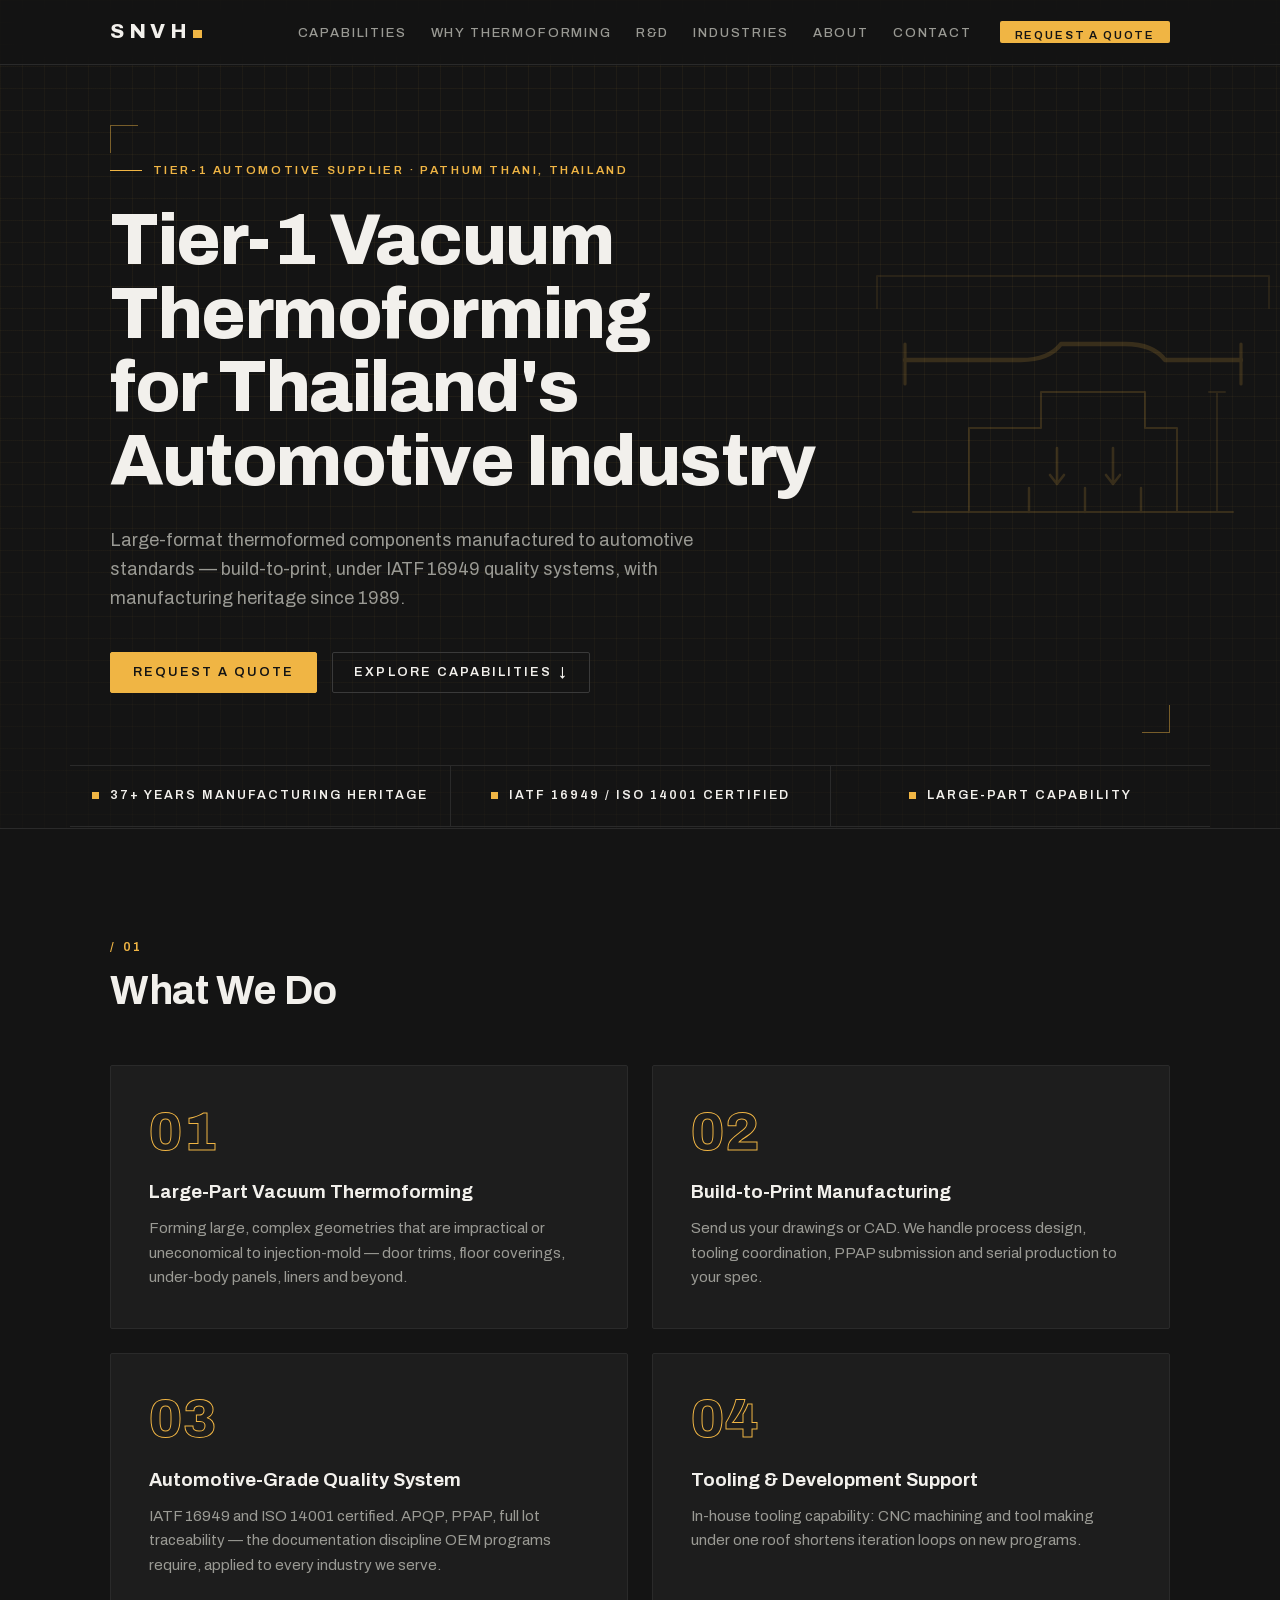
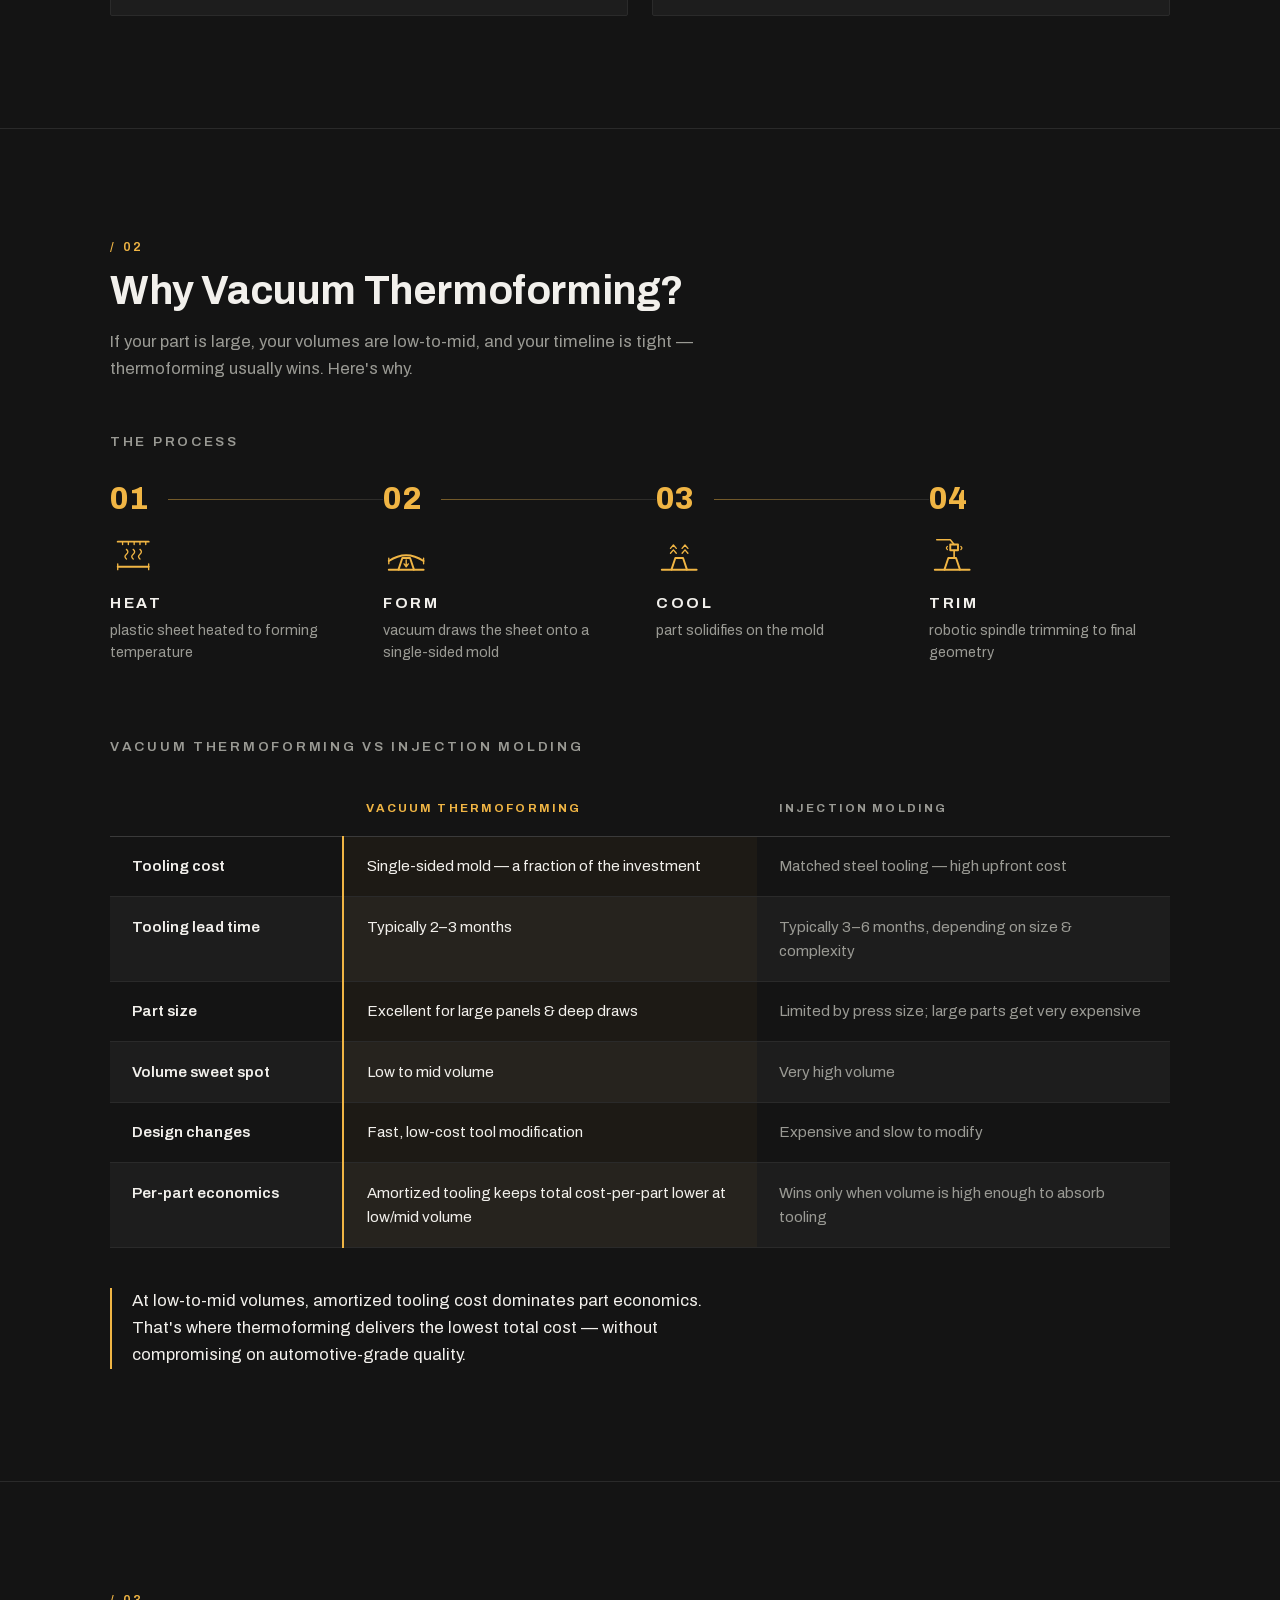
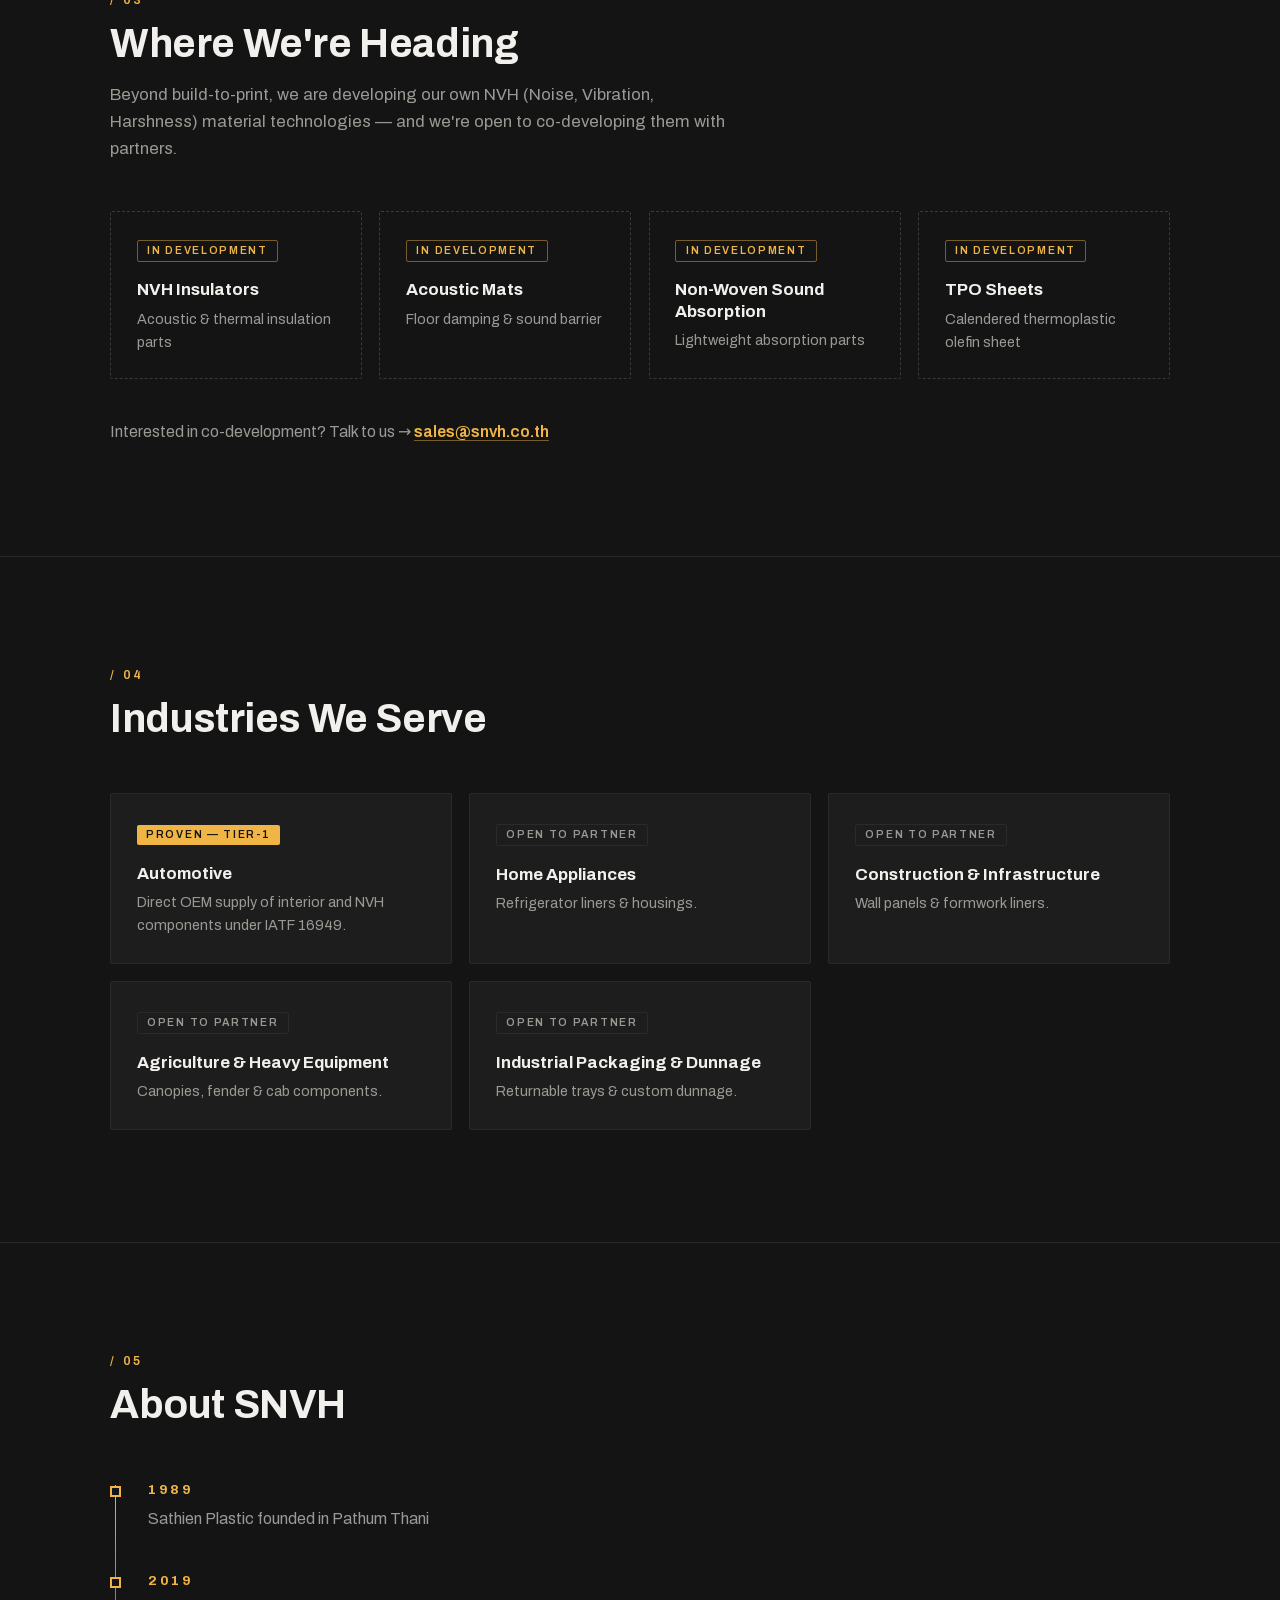
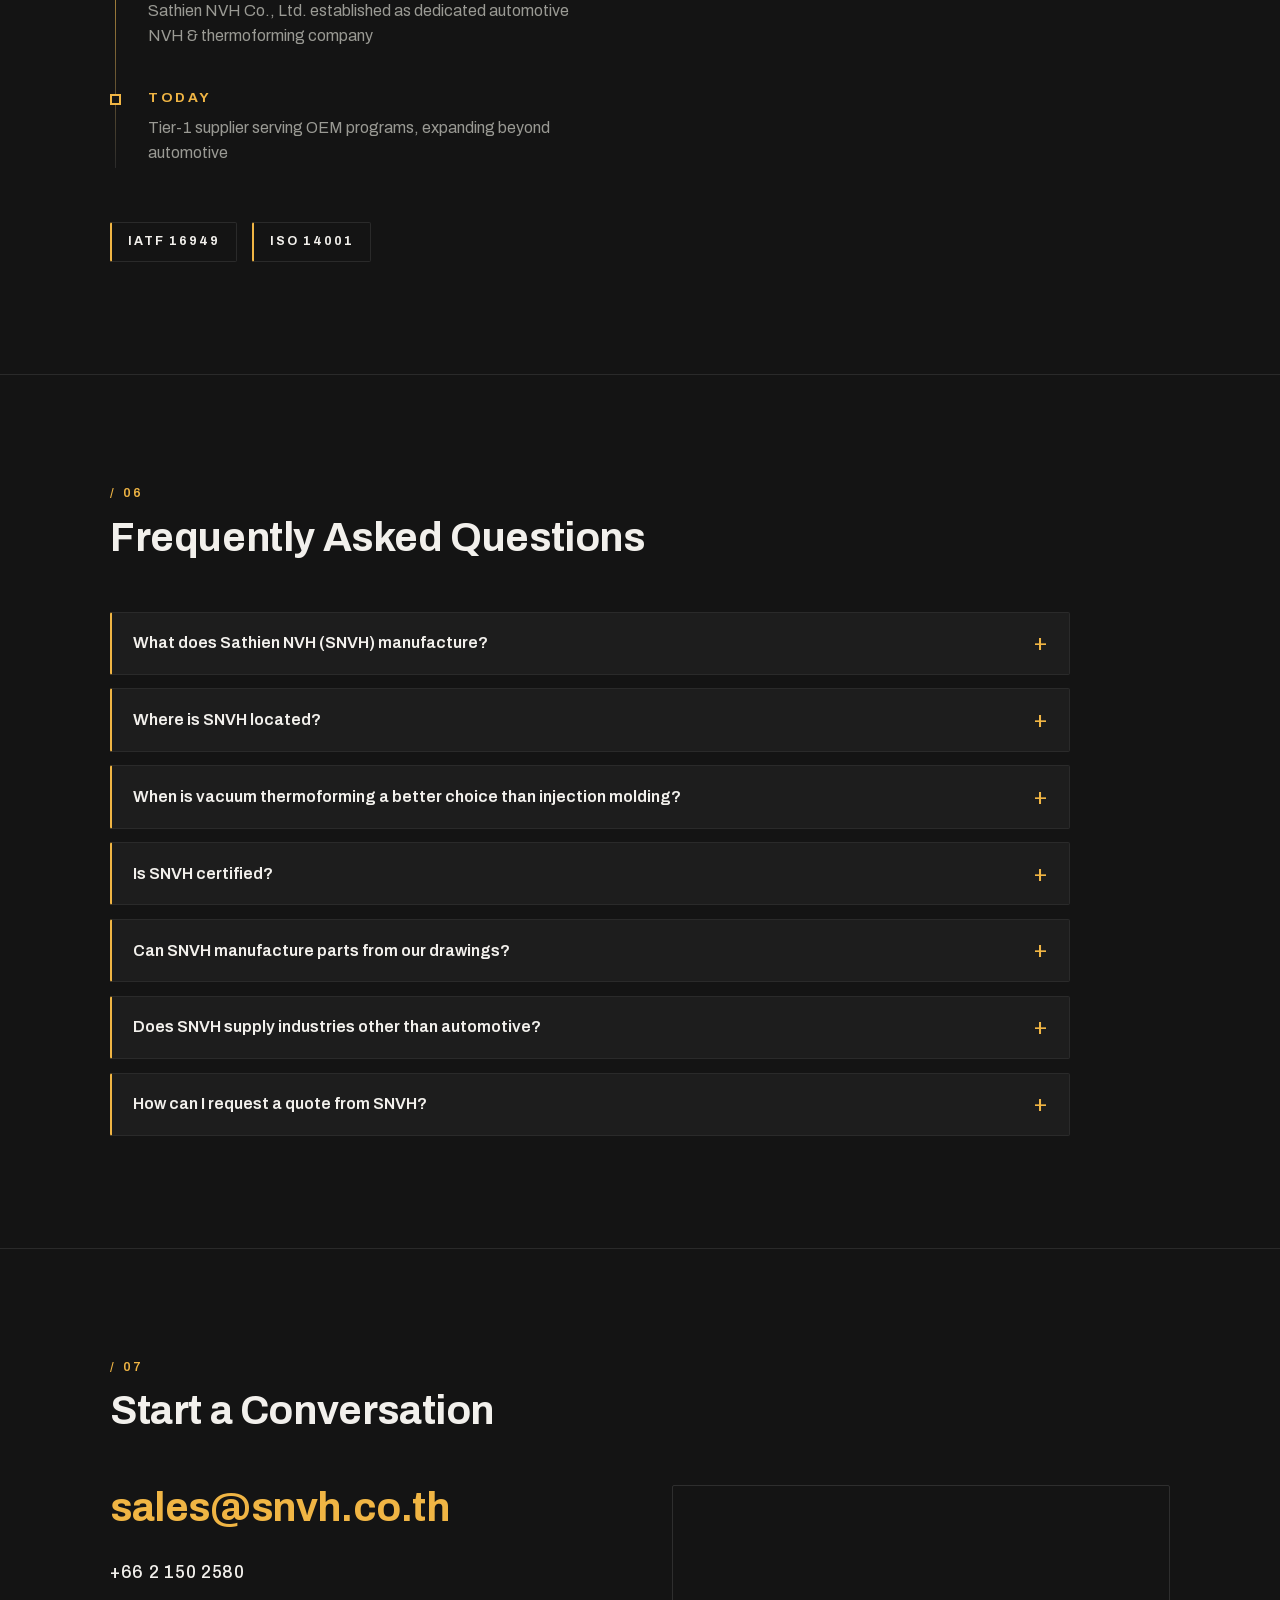
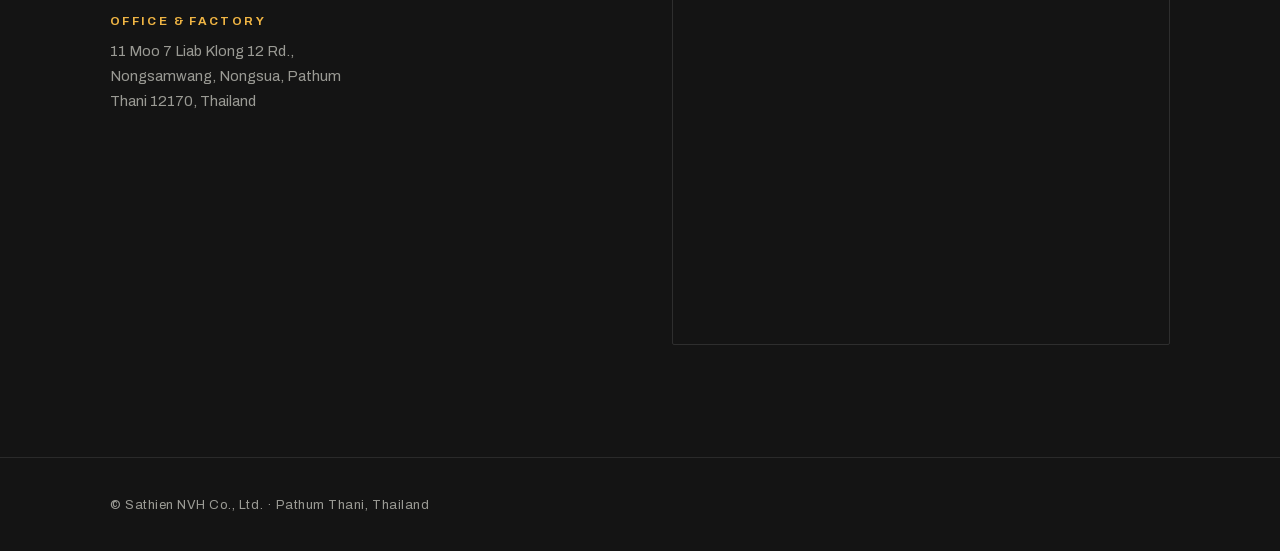
<file: index.html>
<!DOCTYPE html>
<html lang="en">
<head>
  <meta charset="UTF-8">
  <!-- Gate class added pre-CSS so first paint matches JS-enabled layout (prevents CLS); no-JS browsers skip it and get the static fallback -->
  <script>document.documentElement.classList.add('js-enabled');</script>
  <meta name="viewport" content="width=device-width, initial-scale=1.0">
  <title>SNVH — Tier-1 Vacuum Thermoforming Supplier, Thailand</title>
  <meta name="description" content="Tier-1 vacuum thermoforming supplier for Thailand's automotive industry. Large-part thermoforming, build-to-print, IATF 16949 certified. Pathum Thani, Thailand.">
  <link rel="canonical" href="https://snvh.co.th/">
  <meta name="theme-color" content="#141414">
  <meta property="og:title" content="SNVH — Tier-1 Vacuum Thermoforming Supplier, Thailand">
  <meta property="og:description" content="Tier-1 vacuum thermoforming supplier for Thailand's automotive industry. Large-part thermoforming, build-to-print, IATF 16949 certified. Pathum Thani, Thailand.">
  <meta property="og:type" content="website">
  <meta property="og:url" content="https://snvh.co.th/">
  <link rel="preload" href="assets/fonts/archivo-latin.woff2" as="font" type="font/woff2" crossorigin>
  <link rel="stylesheet" href="css/style.css">
  <script defer src="js/script.js"></script>
  <script type="application/ld+json">
  {
    "@context": "https://schema.org",
    "@type": "Organization",
    "name": "Sathien NVH Co., Ltd.",
    "alternateName": "SNVH",
    "url": "https://snvh.co.th/",
    "email": "sales@snvh.co.th",
    "telephone": "+66-2-150-2580",
    "foundingDate": "2019",
    "slogan": "Tier-1 Vacuum Thermoforming for Thailand's Automotive Industry",
    "description": "Sathien NVH (SNVH) is a Tier-1 automotive supplier in Pathum Thani, Thailand, specializing in large-format vacuum thermoforming and build-to-print manufacturing under IATF 16949 and ISO 14001 quality systems.",
    "knowsAbout": ["Vacuum thermoforming", "Large-part thermoforming", "Build-to-print manufacturing", "Automotive NVH components", "TPO sheet", "Acoustic insulation"],
    "areaServed": "TH",
    "sameAs": ["https://maps.app.goo.gl/vZbBQmWaZUbDWQv88"],
    "address": {
      "@type": "PostalAddress",
      "streetAddress": "11 Moo 7 Liab Klong 12 Rd., Nongsamwang",
      "addressLocality": "Nongsua",
      "addressRegion": "Pathum Thani",
      "postalCode": "12170",
      "addressCountry": "TH"
    },
    "geo": {
      "@type": "GeoCoordinates",
      "latitude": 14.1474591,
      "longitude": 100.8706657
    }
  }
  </script>
  <script type="application/ld+json">
  {
    "@context": "https://schema.org",
    "@type": "FAQPage",
    "mainEntity": [
      {
        "@type": "Question",
        "name": "What does Sathien NVH (SNVH) manufacture?",
        "acceptedAnswer": {
          "@type": "Answer",
          "text": "SNVH is a Tier-1 automotive supplier specializing in large-format vacuum thermoforming — producing thermoformed interior and NVH components on a build-to-print basis under IATF 16949 quality systems."
        }
      },
      {
        "@type": "Question",
        "name": "Where is SNVH located?",
        "acceptedAnswer": {
          "@type": "Answer",
          "text": "SNVH operates from Nong Suea, Pathum Thani, Thailand, on Liab Klong 12 Road — north of Bangkok, within Thailand's automotive manufacturing cluster."
        }
      },
      {
        "@type": "Question",
        "name": "When is vacuum thermoforming a better choice than injection molding?",
        "acceptedAnswer": {
          "@type": "Answer",
          "text": "Vacuum thermoforming is usually the better choice for large parts at low-to-mid volumes. Its single-sided tooling costs far less and is ready in about 2–3 months, versus 3–6 months for injection tooling, so amortized tooling keeps the total cost-per-part lower at those volumes."
        }
      },
      {
        "@type": "Question",
        "name": "Is SNVH certified?",
        "acceptedAnswer": {
          "@type": "Answer",
          "text": "Yes. SNVH is certified to IATF 16949 for automotive quality management and ISO 14001 for environmental management."
        }
      },
      {
        "@type": "Question",
        "name": "Can SNVH manufacture parts from our drawings?",
        "acceptedAnswer": {
          "@type": "Answer",
          "text": "Yes. SNVH works build-to-print — send drawings or CAD and SNVH handles process design, tooling coordination, PPAP submission and serial production to your specification."
        }
      },
      {
        "@type": "Question",
        "name": "Does SNVH supply industries other than automotive?",
        "acceptedAnswer": {
          "@type": "Answer",
          "text": "Yes. While automotive is SNVH's proven Tier-1 base, the same thermoforming and quality capabilities are open to home appliances, construction, agriculture and industrial packaging."
        }
      },
      {
        "@type": "Question",
        "name": "How can I request a quote from SNVH?",
        "acceptedAnswer": {
          "@type": "Answer",
          "text": "Email sales@snvh.co.th with your part drawings, target volumes and timeline, and the SNVH team will respond with a quotation."
        }
      }
    ]
  }
  </script>
</head>
<body>

  <a class="skip-link" href="#top">Skip to main content</a>

  <header class="site-header">
    <nav class="site-nav" aria-label="Main navigation">
      <a class="nav-logo" href="#top">SNVH</a>
      <button class="nav-toggle" type="button" aria-expanded="false" aria-controls="nav-menu" aria-label="Toggle navigation menu">
        <span class="nav-toggle-bar"></span>
        <span class="nav-toggle-bar"></span>
        <span class="nav-toggle-bar"></span>
      </button>
      <div class="nav-menu" id="nav-menu">
        <ul class="nav-links">
          <li><a class="nav-link" href="#capabilities">Capabilities</a></li>
          <li><a class="nav-link" href="#why-thermoforming">Why Thermoforming</a></li>
          <li><a class="nav-link" href="#rd-direction">R&amp;D</a></li>
          <li><a class="nav-link" href="#industries">Industries</a></li>
          <li><a class="nav-link" href="#about">About</a></li>
          <li><a class="nav-link" href="#contact">Contact</a></li>
        </ul>
        <a class="nav-cta btn btn-primary" href="mailto:sales@snvh.co.th">Request a quote</a>
      </div>
    </nav>
  </header>

  <main id="top" tabindex="-1">

    <!-- Hero -->
    <section class="hero">
      <svg class="hero-figure" viewBox="0 0 220 170" aria-hidden="true">
        <!-- datum frame -->
        <path d="M12 16 H208 M12 16 V32 M208 16 V32" stroke-width="1" opacity="0.6"/>
        <!-- thermoplastic sheet, clamped and draped over the mold -->
        <path d="M26 58 H84 Q98 58 104 50 H136 Q150 50 156 58 H194" stroke-width="2.2"/>
        <path d="M26 50 V70 M194 50 V70" stroke-width="1.6"/>
        <!-- single-sided mold, stepped profile -->
        <path d="M58 134 V92 H94 V74 H146 V92 H162 V134"/>
        <!-- base plate -->
        <path d="M30 134 H190"/>
        <!-- vacuum ports through the mold -->
        <path d="M88 134 V122 M116 134 V122 M144 134 V122" stroke-width="1.2"/>
        <!-- evacuation arrows -->
        <path d="M102 102 V120 M102 120 l-3.5 -4.5 M102 120 l3.5 -4.5" stroke-width="1.3"/>
        <path d="M130 102 V120 M130 120 l-3.5 -4.5 M130 120 l3.5 -4.5" stroke-width="1.3"/>
        <!-- dimension line -->
        <path d="M182 74 V134 M178 74 H186 M178 134 H186" stroke-width="1" opacity="0.7"/>
      </svg>
      <div class="hero-inner">
        <p class="hero-eyebrow">Tier-1 automotive supplier &middot; Pathum Thani, Thailand</p>
        <h1 class="hero-title">Tier-1 Vacuum Thermoforming for Thailand's Automotive Industry</h1>
        <p class="hero-sub">Large-format thermoformed components manufactured to automotive standards &mdash; build-to-print, under IATF 16949 quality systems, with manufacturing heritage since 1989.</p>
        <div class="hero-ctas">
          <a class="btn btn-primary" href="mailto:sales@snvh.co.th">Request a quote</a>
          <a class="btn btn-secondary" href="#capabilities">Explore capabilities <span aria-hidden="true">&darr;</span></a>
        </div>
      </div>
      <ul class="stat-bar">
        <li class="stat-item">37+ years manufacturing heritage</li>
        <li class="stat-item">IATF 16949 / ISO 14001 certified</li>
        <li class="stat-item">Large-part capability</li>
      </ul>
    </section>

    <!-- Capabilities -->
    <section class="capabilities section" id="capabilities">
      <div class="section-inner">
        <h2 class="section-title">What We Do</h2>
        <div class="capability-grid">
          <article class="capability-card reveal">
            <span class="card-number" aria-hidden="true">01</span>
            <h3 class="card-title">Large-Part Vacuum Thermoforming</h3>
            <p class="card-text">Forming large, complex geometries that are impractical or uneconomical to injection-mold &mdash; door trims, floor coverings, under-body panels, liners and beyond.</p>
          </article>
          <article class="capability-card reveal">
            <span class="card-number" aria-hidden="true">02</span>
            <h3 class="card-title">Build-to-Print Manufacturing</h3>
            <p class="card-text">Send us your drawings or CAD. We handle process design, tooling coordination, PPAP submission and serial production to your spec.</p>
          </article>
          <article class="capability-card reveal">
            <span class="card-number" aria-hidden="true">03</span>
            <h3 class="card-title">Automotive-Grade Quality System</h3>
            <p class="card-text">IATF 16949 and ISO 14001 certified. APQP, PPAP, full lot traceability &mdash; the documentation discipline OEM programs require, applied to every industry we serve.</p>
          </article>
          <article class="capability-card reveal">
            <span class="card-number" aria-hidden="true">04</span>
            <h3 class="card-title">Tooling &amp; Development Support</h3>
            <p class="card-text">In-house tooling capability: CNC machining and tool making under one roof shortens iteration loops on new programs.</p>
          </article>
        </div>
      </div>
    </section>

    <!-- Why Vacuum Thermoforming -->
    <section class="why-thermoforming section" id="why-thermoforming">
      <div class="section-inner">
        <h2 class="section-title">Why Vacuum Thermoforming?</h2>
        <p class="section-intro">If your part is large, your volumes are low-to-mid, and your timeline is tight &mdash; thermoforming usually wins. Here's why.</p>

        <h3 class="subsection-title">The Process</h3>
        <ol class="process-steps">
          <li class="process-step reveal">
            <svg class="process-icon" viewBox="0 0 48 48" aria-hidden="true">
              <path d="M8 11 H40"/>
              <path d="M13 11 V14 M19 11 V14 M25 11 V14 M31 11 V14 M37 11 V14" stroke-width="1.4"/>
              <path d="M17 19 q3 2.5 0 5 q-3 2.5 0 5" stroke-width="1.4"/>
              <path d="M24 19 q3 2.5 0 5 q-3 2.5 0 5" stroke-width="1.4"/>
              <path d="M31 19 q3 2.5 0 5 q-3 2.5 0 5" stroke-width="1.4"/>
              <path d="M8 37 H40"/>
              <path d="M8 34 V40 M40 34 V40" stroke-width="1.4"/>
            </svg>
            <span class="process-step-name">Heat</span>
            <span class="process-step-desc">plastic sheet heated to forming temperature</span>
          </li>
          <li class="process-step reveal">
            <svg class="process-icon" viewBox="0 0 48 48" aria-hidden="true">
              <path d="M6 40 H42"/>
              <path d="M16 40 L20 28 H28 L32 40"/>
              <path d="M6 31 Q24 19 42 31" stroke-width="2"/>
              <path d="M6 28 V34 M42 28 V34" stroke-width="1.4"/>
              <path d="M24 30 V37 M24 37 l-2.2 -3 M24 37 l2.2 -3" stroke-width="1.4"/>
            </svg>
            <span class="process-step-name">Form</span>
            <span class="process-step-desc">vacuum draws the sheet onto a single-sided mold</span>
          </li>
          <li class="process-step reveal">
            <svg class="process-icon" viewBox="0 0 48 48" aria-hidden="true">
              <path d="M6 40 H42"/>
              <path d="M16 40 L20 28 H28 L32 40"/>
              <path d="M15 23 l3 -3.5 l3 3.5 M15 18 l3 -3.5 l3 3.5" stroke-width="1.4"/>
              <path d="M27 23 l3 -3.5 l3 3.5 M27 18 l3 -3.5 l3 3.5" stroke-width="1.4"/>
            </svg>
            <span class="process-step-name">Cool</span>
            <span class="process-step-desc">part solidifies on the mold</span>
          </li>
          <li class="process-step reveal">
            <svg class="process-icon" viewBox="0 0 48 48" aria-hidden="true">
              <path d="M6 40 H42"/>
              <path d="M16 40 L20 28 H28 L32 40"/>
              <path d="M8 9 H22 L26 14" stroke-width="1.6"/>
              <path d="M22 14 H30 V20 H22 Z"/>
              <path d="M26 20 V27" stroke-width="1.7"/>
              <path d="M19 16 q-2 1.6 0 3.2" stroke-width="1.3"/>
              <path d="M33 16 q2 1.6 0 3.2" stroke-width="1.3"/>
            </svg>
            <span class="process-step-name">Trim</span>
            <span class="process-step-desc">robotic spindle trimming to final geometry</span>
          </li>
        </ol>

        <div class="compare-table-wrap reveal">
          <table class="compare-table">
            <caption class="compare-caption">Vacuum Thermoforming vs Injection Molding</caption>
            <thead>
              <tr>
                <th scope="col"><span class="visually-hidden">Criterion</span></th>
                <th scope="col">Vacuum Thermoforming</th>
                <th scope="col">Injection Molding</th>
              </tr>
            </thead>
            <tbody>
              <tr>
                <th scope="row">Tooling cost</th>
                <td data-label="Vacuum thermoforming">Single-sided mold &mdash; a fraction of the investment</td>
                <td data-label="Injection molding">Matched steel tooling &mdash; high upfront cost</td>
              </tr>
              <tr>
                <th scope="row">Tooling lead time</th>
                <td data-label="Vacuum thermoforming">Typically 2&ndash;3 months</td>
                <td data-label="Injection molding">Typically 3&ndash;6 months, depending on size &amp; complexity</td>
              </tr>
              <tr>
                <th scope="row">Part size</th>
                <td data-label="Vacuum thermoforming">Excellent for large panels &amp; deep draws</td>
                <td data-label="Injection molding">Limited by press size; large parts get very expensive</td>
              </tr>
              <tr>
                <th scope="row">Volume sweet spot</th>
                <td data-label="Vacuum thermoforming">Low to mid volume</td>
                <td data-label="Injection molding">Very high volume</td>
              </tr>
              <tr>
                <th scope="row">Design changes</th>
                <td data-label="Vacuum thermoforming">Fast, low-cost tool modification</td>
                <td data-label="Injection molding">Expensive and slow to modify</td>
              </tr>
              <tr>
                <th scope="row">Per-part economics</th>
                <td data-label="Vacuum thermoforming">Amortized tooling keeps total cost-per-part lower at low/mid volume</td>
                <td data-label="Injection molding">Wins only when volume is high enough to absorb tooling</td>
              </tr>
            </tbody>
          </table>
        </div>

        <p class="section-closing reveal">At low-to-mid volumes, amortized tooling cost dominates part economics. That's where thermoforming delivers the lowest total cost &mdash; without compromising on automotive-grade quality.</p>
      </div>
    </section>

    <!-- R&D Direction -->
    <section class="rd-direction section" id="rd-direction">
      <div class="section-inner">
        <h2 class="section-title">Where We're Heading</h2>
        <p class="section-intro">Beyond build-to-print, we are developing our own NVH (Noise, Vibration, Harshness) material technologies &mdash; and we're open to co-developing them with partners.</p>
        <div class="rd-grid">
          <article class="rd-card reveal">
            <span class="status-tag status-development">In development</span>
            <h3 class="card-title">NVH Insulators</h3>
            <p class="card-text">Acoustic &amp; thermal insulation parts</p>
          </article>
          <article class="rd-card reveal">
            <span class="status-tag status-development">In development</span>
            <h3 class="card-title">Acoustic Mats</h3>
            <p class="card-text">Floor damping &amp; sound barrier</p>
          </article>
          <article class="rd-card reveal">
            <span class="status-tag status-development">In development</span>
            <h3 class="card-title">Non-Woven Sound Absorption</h3>
            <p class="card-text">Lightweight absorption parts</p>
          </article>
          <article class="rd-card reveal">
            <span class="status-tag status-development">In development</span>
            <h3 class="card-title">TPO Sheets</h3>
            <p class="card-text">Calendered thermoplastic olefin sheet</p>
          </article>
        </div>
        <p class="rd-cta">Interested in co-development? Talk to us &rarr; <a class="rd-cta-link" href="mailto:sales@snvh.co.th">sales@snvh.co.th</a></p>
      </div>
    </section>

    <!-- Industries -->
    <section class="industries section" id="industries">
      <div class="section-inner">
        <h2 class="section-title">Industries We Serve</h2>
        <div class="industry-grid">
          <article class="industry-card reveal">
            <span class="status-tag status-proven">Proven &mdash; Tier-1</span>
            <h3 class="card-title">Automotive</h3>
            <p class="card-text">Direct OEM supply of interior and NVH components under IATF 16949.</p>
          </article>
          <article class="industry-card reveal">
            <span class="status-tag status-open">Open to partner</span>
            <h3 class="card-title">Home Appliances</h3>
            <p class="card-text">Refrigerator liners &amp; housings.</p>
          </article>
          <article class="industry-card reveal">
            <span class="status-tag status-open">Open to partner</span>
            <h3 class="card-title">Construction &amp; Infrastructure</h3>
            <p class="card-text">Wall panels &amp; formwork liners.</p>
          </article>
          <article class="industry-card reveal">
            <span class="status-tag status-open">Open to partner</span>
            <h3 class="card-title">Agriculture &amp; Heavy Equipment</h3>
            <p class="card-text">Canopies, fender &amp; cab components.</p>
          </article>
          <article class="industry-card reveal">
            <span class="status-tag status-open">Open to partner</span>
            <h3 class="card-title">Industrial Packaging &amp; Dunnage</h3>
            <p class="card-text">Returnable trays &amp; custom dunnage.</p>
          </article>
        </div>
      </div>
    </section>

    <!-- About -->
    <section class="about section" id="about">
      <div class="section-inner">
        <h2 class="section-title">About SNVH</h2>
        <ol class="timeline">
          <li class="timeline-node reveal">
            <span class="timeline-year">1989</span>
            <p class="timeline-text">Sathien Plastic founded in Pathum Thani</p>
          </li>
          <li class="timeline-node reveal">
            <span class="timeline-year">2019</span>
            <p class="timeline-text">Sathien NVH Co., Ltd. established as dedicated automotive NVH &amp; thermoforming company</p>
          </li>
          <li class="timeline-node reveal">
            <span class="timeline-year">Today</span>
            <p class="timeline-text">Tier-1 supplier serving OEM programs, expanding beyond automotive</p>
          </li>
        </ol>
        <div class="cert-row">
          <span class="cert-badge">IATF 16949</span>
          <span class="cert-badge">ISO 14001</span>
        </div>
      </div>
    </section>

    <!-- FAQ -->
    <section class="faq section" id="faq">
      <div class="section-inner">
        <h2 class="section-title">Frequently Asked Questions</h2>
        <div class="faq-list">
          <details class="faq-item reveal">
            <summary class="faq-q">What does Sathien NVH (SNVH) manufacture?</summary>
            <p class="faq-a">SNVH is a Tier-1 automotive supplier specializing in large-format vacuum thermoforming — producing thermoformed interior and NVH components on a build-to-print basis under IATF 16949 quality systems.</p>
          </details>
          <details class="faq-item reveal">
            <summary class="faq-q">Where is SNVH located?</summary>
            <p class="faq-a">SNVH operates from Nong Suea, Pathum Thani, Thailand, on Liab Klong 12 Road — north of Bangkok, within Thailand's automotive manufacturing cluster.</p>
          </details>
          <details class="faq-item reveal">
            <summary class="faq-q">When is vacuum thermoforming a better choice than injection molding?</summary>
            <p class="faq-a">Vacuum thermoforming is usually the better choice for large parts at low-to-mid volumes. Its single-sided tooling costs far less and is ready in about 2&ndash;3 months, versus 3&ndash;6 months for injection tooling, so amortized tooling keeps the total cost-per-part lower at those volumes.</p>
          </details>
          <details class="faq-item reveal">
            <summary class="faq-q">Is SNVH certified?</summary>
            <p class="faq-a">Yes. SNVH is certified to IATF 16949 for automotive quality management and ISO 14001 for environmental management.</p>
          </details>
          <details class="faq-item reveal">
            <summary class="faq-q">Can SNVH manufacture parts from our drawings?</summary>
            <p class="faq-a">Yes. SNVH works build-to-print — send drawings or CAD and SNVH handles process design, tooling coordination, PPAP submission and serial production to your specification.</p>
          </details>
          <details class="faq-item reveal">
            <summary class="faq-q">Does SNVH supply industries other than automotive?</summary>
            <p class="faq-a">Yes. While automotive is SNVH's proven Tier-1 base, the same thermoforming and quality capabilities are open to home appliances, construction, agriculture and industrial packaging.</p>
          </details>
          <details class="faq-item reveal">
            <summary class="faq-q">How can I request a quote from SNVH?</summary>
            <p class="faq-a">Email <a href="mailto:sales@snvh.co.th">sales@snvh.co.th</a> with your part drawings, target volumes and timeline, and the SNVH team will respond with a quotation.</p>
          </details>
        </div>
      </div>
    </section>

    <!-- Contact -->
    <section class="contact section" id="contact">
      <div class="section-inner">
        <h2 class="section-title">Start a Conversation</h2>
        <div class="contact-grid">
          <div class="contact-details">
            <a class="contact-email" href="mailto:sales@snvh.co.th">sales@snvh.co.th</a>
            <a class="contact-tel" href="tel:+6621502580">+66&nbsp;2&nbsp;150&nbsp;2580</a>
            <div class="contact-address-block">
              <h3 class="contact-address-title">Office &amp; Factory</h3>
              <address class="contact-address-text">11 Moo 7 Liab Klong 12 Rd., Nongsamwang, Nongsua, Pathum Thani 12170, Thailand</address>
            </div>
          </div>
          <div class="contact-map">
            <iframe class="map-embed" src="https://www.google.com/maps?q=14.1474591,100.8706657&amp;z=16&amp;hl=en&amp;output=embed" loading="lazy" title="Map of Sathien NVH Co., Ltd. — Nong Suea, Pathum Thani" referrerpolicy="no-referrer-when-downgrade" allowfullscreen></iframe>
          </div>
        </div>
      </div>
    </section>

  </main>

  <footer class="site-footer">
    <p class="footer-text">&copy; Sathien NVH Co., Ltd. &middot; Pathum Thani, Thailand</p>
  </footer>

</body>
</html>
</file>
<file: css/style.css>
/* ==========================================================================
   SNVH — Industrial Precision design system
   Style A: dark charcoal, engineering grid, amber-gold accents.
   Single font family: Archivo (weights carry hierarchy).
   Organization: tokens → reset → base → utilities → header → hero →
   sections (document order) → footer. Mobile-first; breakpoints 720 / 1024.
   ========================================================================== */

/* --------------------------------------------------------------------------
   0. Font (self-hosted Archivo variable — latin subset, no third-party request)
   -------------------------------------------------------------------------- */
@font-face {
  font-family: "Archivo";
  font-style: normal;
  font-weight: 400 800;
  font-display: swap;
  src: url("../assets/fonts/archivo-latin.woff2") format("woff2");
  unicode-range: U+0000-00FF, U+0131, U+0152-0153, U+02BB-02BC, U+02C6, U+02DA, U+02DC, U+0304, U+0308, U+0329, U+2000-206F, U+20AC, U+2122, U+2191, U+2193, U+2212, U+2215, U+FEFF, U+FFFD;
}

/* --------------------------------------------------------------------------
   1. Tokens
   -------------------------------------------------------------------------- */
:root {
  --bg: #141414;          /* page background */
  --bg-raised: #1d1d1d;   /* cards */
  --line: #2a2a2a;        /* borders, dividers, grid lines */
  --line-strong: #3a3a3a; /* emphasized borders: thead, dashed cards, secondary btn */
  --text-on-gold: #141414; /* dark text on gold surfaces */
  --gold: #F0B544;        /* accent: CTAs, numbers, eyebrows, tags */
  --gold-bright: #f7c768; /* hover state of gold surfaces */
  --gold-dim: rgba(240, 181, 68, 0.45);
  --grid-line: rgba(240, 181, 68, 0.05);
  --brown: #5C2C1F;       /* brand brown — sparing use */
  --text: #f2f0ec;
  --text-dim: #9a9a94;

  --font-stack: "Archivo", system-ui, -apple-system, "Segoe UI", Roboto,
    "Helvetica Neue", Arial, sans-serif;

  --container: 1140px;
  --gutter: clamp(1.25rem, 5vw, 2.5rem);
  --header-h: 4rem;

  --ease-out: cubic-bezier(0.22, 0.61, 0.36, 1);
}

/* --------------------------------------------------------------------------
   2. Reset / base
   -------------------------------------------------------------------------- */
*,
*::before,
*::after {
  box-sizing: border-box;
}

html {
  color-scheme: dark;
  scroll-behavior: smooth;
  -webkit-text-size-adjust: 100%;
}

body {
  margin: 0;
  background: var(--bg);
  color: var(--text);
  font-family: var(--font-stack);
  font-size: 1rem;
  line-height: 1.6;
  font-weight: 400;
  counter-reset: section;
  overflow-x: hidden; /* belt-and-braces against sub-pixel overflow */
}

h1, h2, h3, p, ol, ul, address, figure {
  margin: 0;
}

img, iframe {
  max-width: 100%;
  border: 0;
}

a {
  color: inherit;
}

::selection {
  background: var(--brown);
  color: var(--text);
}

:focus-visible {
  outline: 2px solid var(--gold);
  outline-offset: 3px;
}

main:focus {
  outline: none; /* programmatic focus target (#top, tabindex="-1") */
}

[id] {
  scroll-margin-top: calc(var(--header-h) + 1rem);
}

/* --------------------------------------------------------------------------
   3. Utilities
   -------------------------------------------------------------------------- */
.visually-hidden {
  position: absolute !important;
  width: 1px;
  height: 1px;
  padding: 0;
  margin: -1px;
  overflow: hidden;
  clip: rect(0 0 0 0);
  clip-path: inset(50%);
  white-space: nowrap;
  border: 0;
}

.skip-link {
  position: fixed;
  top: 0.75rem;
  left: 0.75rem;
  z-index: 1000; /* above .site-header (z-index: 100) */
  padding: 0.8em 1.4em;
  background: var(--gold);
  color: var(--text-on-gold);
  font-size: 0.8rem;
  font-weight: 700;
  letter-spacing: 0.12em;
  text-transform: uppercase;
  text-decoration: none;
  transform: translateY(calc(-100% - 1.5rem));
}

.skip-link:focus {
  transform: none;
}

/* Buttons — shared CTA language: sharp, uppercase, letter-spaced */
.btn {
  display: inline-flex;
  align-items: center;
  gap: 0.55em;
  padding: 1em 1.7em;
  border: 1px solid transparent;
  border-radius: 2px;
  font-size: 0.8rem;
  font-weight: 600;
  line-height: 1;
  letter-spacing: 0.16em;
  text-transform: uppercase;
  text-decoration: none;
  white-space: nowrap;
  transition: background-color 0.2s var(--ease-out),
              border-color 0.2s var(--ease-out),
              color 0.2s var(--ease-out),
              transform 0.2s var(--ease-out);
}

.btn:active {
  transform: translateY(1px);
}

.btn-primary {
  background: var(--gold);
  border-color: var(--gold);
  color: var(--text-on-gold);
}

.btn-primary:hover {
  background: var(--gold-bright);
  border-color: var(--gold-bright);
}

.btn-secondary {
  border-color: var(--line-strong);
  color: var(--text);
}

.btn-secondary:hover {
  border-color: var(--gold);
  color: var(--gold);
}

/* Status tags — chip language shared by R&D + Industries */
.status-tag {
  display: inline-block;
  padding: 0.45em 0.9em;
  border-radius: 2px;
  font-size: 0.66rem;
  font-weight: 600;
  line-height: 1;
  letter-spacing: 0.16em;
  text-transform: uppercase;
}

.status-development {
  border: 1px solid var(--gold-dim);
  color: var(--gold);
}

.status-proven {
  background: var(--gold);
  color: var(--text-on-gold);
}

.status-open {
  border: 1px solid var(--line);
  color: var(--text-dim);
}

/* Scroll-reveal — JS-gated. Without .js-enabled (on <html> or <body>),
   .reveal elements are fully visible: no-JS users lose nothing. */
.js-enabled .reveal {
  opacity: 0;
  transform: translateY(18px);
}

.js-enabled .reveal.visible {
  opacity: 1;
  transform: none;
  transition: opacity 0.6s var(--ease-out), transform 0.6s var(--ease-out);
}

@media (prefers-reduced-motion: reduce) {
  html {
    scroll-behavior: auto;
  }

  .js-enabled .reveal,
  .js-enabled .reveal.visible {
    opacity: 1;
    transform: none;
    transition: none;
  }

  *,
  *::before,
  *::after {
    animation-duration: 0.01ms !important;
    transition-duration: 0.01ms !important;
  }
}

/* --------------------------------------------------------------------------
   4. Header / navigation
   -------------------------------------------------------------------------- */
.site-header {
  position: fixed;
  top: 0;
  left: 0;
  right: 0;
  z-index: 100;
  background: rgba(20, 20, 20, 0.92); /* fallback when blur unsupported */
  border-bottom: 1px solid var(--line);
}

@supports (backdrop-filter: blur(12px)) or (-webkit-backdrop-filter: blur(12px)) {
  .site-header {
    background: rgba(20, 20, 20, 0.72);
    -webkit-backdrop-filter: blur(12px);
    backdrop-filter: blur(12px);
  }
}

.site-nav {
  display: flex;
  align-items: center;
  justify-content: space-between;
  flex-wrap: wrap;
  max-width: var(--container);
  min-height: var(--header-h);
  margin-inline: auto;
  padding-inline: var(--gutter);
}

.nav-logo {
  font-size: 1.3rem;
  font-weight: 800;
  letter-spacing: 0.22em;
  text-decoration: none;
  color: var(--text);
}

/* The trailing letter-spacing gap is balanced with a gold tick */
.nav-logo::after {
  content: "";
  display: inline-block;
  width: 0.42em;
  height: 0.42em;
  margin-left: 0.1em;
  background: var(--gold);
}

/* Hamburger — pure CSS, 3 bars; hidden without JS (it would be inert) */
.nav-toggle {
  display: none;
  flex-direction: column;
  justify-content: center;
  gap: 5px;
  width: 44px;
  height: 44px;
  padding: 10px;
  background: none;
  border: 1px solid var(--line);
  border-radius: 2px;
  cursor: pointer;
}

.nav-toggle-bar {
  display: block;
  width: 100%;
  height: 2px;
  background: var(--text);
  transition: transform 0.25s var(--ease-out), opacity 0.2s var(--ease-out);
}

.nav-toggle[aria-expanded="true"] .nav-toggle-bar:nth-child(1) {
  transform: translateY(7px) rotate(45deg);
}

.nav-toggle[aria-expanded="true"] .nav-toggle-bar:nth-child(2) {
  opacity: 0;
}

.nav-toggle[aria-expanded="true"] .nav-toggle-bar:nth-child(3) {
  transform: translateY(-7px) rotate(-45deg);
}

/* Menu — no-JS default: visible, stacked under the logo row on mobile */
.nav-menu {
  display: flex;
  flex-direction: column;
  align-items: flex-start;
  gap: 1rem;
  flex-basis: 100%;
  padding-block: 1rem 1.25rem;
  border-top: 1px solid var(--line);
}

.nav-links {
  display: flex;
  flex-direction: column;
  gap: 0.65rem;
  margin: 0;
  padding: 0;
  list-style: none;
}

.nav-link {
  font-size: 0.82rem;
  font-weight: 500;
  letter-spacing: 0.14em;
  text-transform: uppercase;
  text-decoration: none;
  color: var(--text-dim);
  transition: color 0.2s var(--ease-out);
}

.nav-link:hover,
.nav-link:focus-visible {
  color: var(--text);
}

/* Reserve underline space so .active causes no layout shift */
.site-nav .nav-menu a {
  border-bottom: 1px solid transparent;
  padding-bottom: 1px;
}

/* Active section indicator — mirrors hover color + adds gold underline */
.site-nav .nav-menu a.active {
  color: var(--text);
  border-bottom: 1px solid var(--gold);
  padding-bottom: 1px;
}

.site-nav .btn {
  padding: 0.7em 1.2em;
  font-size: 0.72rem;
}

/* JS present → collapse menu on mobile; body.nav-open re-opens it. */
.js-enabled .nav-menu {
  display: none;
}

.js-enabled .nav-open .nav-menu {
  display: flex;
}

.js-enabled .nav-toggle {
  display: flex;
}

@media (min-width: 720px) {
  .nav-toggle,
  .js-enabled .nav-toggle {
    display: none;
  }

  .nav-menu,
  .js-enabled .nav-menu {
    display: flex;
    flex-direction: row;
    align-items: center;
    gap: 1.75rem;
    flex-basis: auto;
    padding-block: 0;
    border-top: 0;
  }

  .nav-links {
    flex-direction: row;
    gap: 1.5rem;
  }
}

/* --------------------------------------------------------------------------
   5. Hero — engineering grid, registration brackets, stat strip
   -------------------------------------------------------------------------- */
.hero {
  position: relative;
  display: flex;
  flex-direction: column;
  justify-content: center;
  min-height: 92vh;  /* fallback */
  min-height: 92svh;
  padding-top: calc(var(--header-h) + 3rem);
  background-color: var(--bg);
  background-image:
    linear-gradient(var(--grid-line) 1px, transparent 1px),
    linear-gradient(90deg, var(--grid-line) 1px, transparent 1px);
  background-size: 22px 22px;
}

/* No-JS mobile: the nav menu renders expanded (see section 4), so a fixed
   header would cover the top of the hero. Keep the header in normal flow so
   the menu pushes content down instead. JS present (.js-enabled on <html>
   or <body>) collapses the menu, so the fixed header is safe again. Desktop
   (≥720px) keeps the base fixed header — the menu is a single row there. */
@media (max-width: 719.98px) {
  .site-header {
    position: static;
  }

  .js-enabled .site-header {
    position: fixed;
  }

  /* In-flow header already occupies its own height — drop the compensation */
  .hero {
    padding-top: 3rem;
  }

  .js-enabled .hero {
    padding-top: calc(var(--header-h) + 3rem);
  }
}

/* Fade the grid toward the edges so type sits on calm ground */
.hero::after {
  content: "";
  position: absolute;
  inset: 0;
  z-index: 0;
  pointer-events: none;
  background:
    radial-gradient(120% 90% at 50% 35%, transparent 30%, var(--bg) 100%);
}

/* Drafting schematic of a vacuum-formed part over its mold — decorative */
.hero-figure {
  position: absolute;
  top: 50%;
  right: clamp(-3rem, -1vw, 3rem);
  transform: translateY(-50%);
  width: min(40vw, 440px);
  height: auto;
  z-index: 1;
  stroke: var(--gold);
  fill: none;
  stroke-linecap: round;
  stroke-linejoin: round;
  opacity: 0.16;
  pointer-events: none;
}

@media (max-width: 919.98px) {
  .hero-figure {
    display: none;
  }
}

.hero-inner {
  position: relative;
  z-index: 2;
  width: 100%;
  max-width: var(--container);
  margin-inline: auto;
  padding-inline: var(--gutter);
  padding-block: 3rem 4.5rem;
}

/* Drafting-sheet registration brackets */
.hero-inner::before,
.hero-inner::after {
  content: "";
  position: absolute;
  width: 28px;
  height: 28px;
  border: 1px solid var(--gold-dim);
  pointer-events: none;
}

.hero-inner::before {
  top: 0.75rem;
  left: var(--gutter);
  border-right: 0;
  border-bottom: 0;
}

.hero-inner::after {
  bottom: 2rem;
  right: var(--gutter);
  border-left: 0;
  border-top: 0;
}

.hero-eyebrow {
  display: flex;
  align-items: center;
  gap: 0.9em;
  margin-bottom: 1.5rem;
  color: var(--gold);
  font-size: 0.74rem;
  font-weight: 600;
  letter-spacing: 0.22em;
  text-transform: uppercase;
}

.hero-eyebrow::before {
  content: "";
  flex: none;
  width: 2rem;
  height: 1px;
  background: var(--gold);
}

.hero-title {
  max-width: 17ch;
  font-size: clamp(2.2rem, 6.5vw, 4.5rem);
  font-weight: 800;
  line-height: 1.02;
  letter-spacing: -0.02em;
  text-wrap: balance;
}

.hero-sub {
  max-width: 56ch;
  margin-top: 1.75rem;
  color: var(--text-dim);
  font-size: clamp(1rem, 1.4vw, 1.125rem);
}

.hero-ctas {
  display: flex;
  flex-wrap: wrap;
  gap: 0.9rem;
  margin-top: 2.5rem;
}

/* Stat strip — ruled top & bottom, thin internal dividers */
.stat-bar {
  position: relative;
  z-index: 1;
  display: grid;
  grid-template-columns: 1fr;
  max-width: var(--container);
  width: 100%;
  margin: 0 auto;
  padding: 0;
  list-style: none;
  border-top: 1px solid var(--line);
  border-bottom: 1px solid var(--line);
}

.stat-item {
  display: flex;
  align-items: center;
  gap: 0.85em;
  padding: 1.1rem var(--gutter);
  font-size: 0.78rem;
  font-weight: 600;
  letter-spacing: 0.16em;
  text-transform: uppercase;
  color: var(--text);
}

.stat-item + .stat-item {
  border-top: 1px solid var(--line);
}

.stat-item::before {
  content: "";
  flex: none;
  width: 7px;
  height: 7px;
  background: var(--gold);
}

@media (min-width: 720px) {
  .stat-bar {
    grid-template-columns: repeat(3, 1fr);
  }

  .stat-item {
    justify-content: center;
    padding: 1.25rem 1rem;
    text-align: center;
  }

  .stat-item + .stat-item {
    border-top: 0;
    border-left: 1px solid var(--line);
  }
}

/* --------------------------------------------------------------------------
   6. Section scaffolding — numbered like drawing sheets
   -------------------------------------------------------------------------- */
.section {
  padding-block: clamp(4rem, 10vw, 7rem);
  border-top: 1px solid var(--line);
  counter-increment: section;
}

.section-inner {
  max-width: var(--container);
  margin-inline: auto;
  padding-inline: var(--gutter);
}

.section-title {
  margin-bottom: clamp(2rem, 5vw, 3.25rem);
  font-size: clamp(1.7rem, 3.6vw, 2.5rem);
  font-weight: 700;
  line-height: 1.1;
  letter-spacing: -0.01em;
}

/* Sheet index: "/ 01" … "/ 06" */
.section-title::before {
  content: "/ " counter(section, decimal-leading-zero);
  display: block;
  margin-bottom: 0.9rem;
  color: var(--gold);
  font-size: 0.78rem;
  font-weight: 600;
  letter-spacing: 0.22em;
}

.section-intro {
  max-width: 62ch;
  margin-top: calc(-1 * clamp(1.25rem, 3vw, 2.25rem));
  margin-bottom: clamp(2rem, 5vw, 3rem);
  color: var(--text-dim);
  font-size: 1.05rem;
}

.subsection-title {
  margin-bottom: 1.75rem;
  font-size: 0.85rem;
  font-weight: 600;
  letter-spacing: 0.2em;
  text-transform: uppercase;
  color: var(--text-dim);
}

.section-closing {
  max-width: 62ch;
  margin-top: 2.5rem;
  padding-left: 1.25rem;
  border-left: 2px solid var(--gold);
  color: var(--text);
  font-size: 1.05rem;
}

/* --------------------------------------------------------------------------
   7. Capabilities — 01–04 cards with outlined drafting numerals
   -------------------------------------------------------------------------- */
.capability-grid {
  display: grid;
  grid-template-columns: 1fr;
  gap: 1.25rem;
}

.capability-card {
  padding: clamp(1.6rem, 3vw, 2.4rem);
  background: var(--bg-raised);
  border: 1px solid var(--line);
  border-radius: 2px;
  transition: border-color 0.25s var(--ease-out);
}

.capability-card:hover {
  border-color: var(--gold-dim);
}

.card-number {
  display: block;
  margin-bottom: 1.4rem;
  color: var(--gold);
  font-size: 3.4rem;
  font-weight: 800;
  line-height: 1;
  letter-spacing: 0.02em;
}

/* Hollow numerals that fill with gold on hover (engineering-stencil feel) */
@supports (-webkit-text-stroke: 1px black) {
  .card-number {
    -webkit-text-stroke: 1px var(--gold);
    -webkit-text-fill-color: transparent;
    transition: -webkit-text-fill-color 0.3s var(--ease-out);
  }

  .capability-card:hover .card-number {
    -webkit-text-fill-color: var(--gold);
  }
}

.card-title {
  font-size: 1.15rem;
  font-weight: 700;
  line-height: 1.3;
}

.card-text {
  margin-top: 0.7rem;
  color: var(--text-dim);
  font-size: 0.95rem;
}

@media (min-width: 720px) {
  .capability-grid {
    grid-template-columns: repeat(2, 1fr);
    gap: 1.5rem;
  }
}

/* --------------------------------------------------------------------------
   8. Why thermoforming — process steps + comparison table
   -------------------------------------------------------------------------- */

/* Process steps: CSS counters supply the gold 01–04; connectors via ::after */
.process-steps {
  display: grid;
  grid-template-columns: 1fr;
  gap: 1.6rem;
  margin-bottom: clamp(3rem, 7vw, 4.5rem);
  padding: 0;
  list-style: none;
  counter-reset: step;
}

.process-step {
  position: relative;
  padding-left: 4.25rem;
  counter-increment: step;
}

.process-step::before {
  content: counter(step, decimal-leading-zero);
  position: absolute;
  top: 0;
  left: 0;
  color: var(--gold);
  font-size: 1.6rem;
  font-weight: 800;
  line-height: 1.2;
  letter-spacing: 0.04em;
}

/* Vertical connector (mobile) */
.process-step:not(:last-child)::after {
  content: "";
  position: absolute;
  top: 2.4rem;
  bottom: -1.6rem; /* spans the grid gap */
  left: 1.15rem;
  width: 1px;
  background: linear-gradient(var(--gold-dim), var(--line));
}

.process-step-name {
  display: block;
  font-size: 0.95rem;
  font-weight: 700;
  letter-spacing: 0.18em;
  text-transform: uppercase;
}

.process-step-desc {
  display: block;
  margin-top: 0.3rem;
  max-width: 30ch;
  color: var(--text-dim);
  font-size: 0.9rem;
  line-height: 1.5;
}

/* Technical line-illustration per step — decorative, themed via token */
.process-icon {
  display: block;
  width: 2.9rem;
  height: 2.9rem;
  margin-bottom: 0.9rem;
  stroke: var(--gold);
  fill: none;
  stroke-width: 2;
  stroke-linecap: round;
  stroke-linejoin: round;
}

@media (min-width: 720px) {
  .process-steps {
    grid-template-columns: repeat(4, 1fr);
    gap: 2rem;
  }

  .process-step {
    padding-left: 0;
    padding-top: 3.1rem;
  }

  .process-step::before {
    font-size: 1.9rem;
  }

  /* Horizontal connector across the grid gap */
  .process-step:not(:last-child)::after {
    top: 1.1rem;
    bottom: auto;
    left: 3.6rem;
    right: -2rem; /* spans the grid gap */
    width: auto;
    height: 1px;
    background: linear-gradient(90deg, var(--gold-dim), var(--line));
  }
}

/* Comparison table — mobile-first: each row becomes a stacked card */
.compare-table-wrap {
  margin-top: 0.5rem;
}

.compare-table {
  width: 100%;
  border-collapse: collapse;
}

.compare-caption {
  margin-bottom: 1.5rem;
  text-align: left;
  font-size: 0.85rem;
  font-weight: 600;
  letter-spacing: 0.2em;
  text-transform: uppercase;
  color: var(--text-dim);
}

@media (max-width: 719.98px) {
  .compare-table,
  .compare-caption,
  .compare-table tbody,
  .compare-table tr,
  .compare-table th,
  .compare-table td {
    display: block;
  }

  /* Keep column headers for AT; hide visually (table semantics are
     already linearized at this width) */
  .compare-table thead {
    position: absolute;
    width: 1px;
    height: 1px;
    margin: -1px;
    overflow: hidden;
    clip: rect(0 0 0 0);
    clip-path: inset(50%);
  }

  .compare-table tbody tr {
    margin-bottom: 1rem;
    background: var(--bg-raised);
    border: 1px solid var(--line);
    border-radius: 2px;
  }

  .compare-table th[scope="row"] {
    padding: 0.9rem 1.1rem;
    border-bottom: 1px solid var(--line);
    text-align: left;
    font-size: 0.78rem;
    font-weight: 700;
    letter-spacing: 0.16em;
    text-transform: uppercase;
  }

  .compare-table td {
    padding: 0.85rem 1.1rem;
    font-size: 0.92rem;
    color: var(--text);
  }

  .compare-table td::before {
    display: block;
    margin-bottom: 0.3rem;
    font-size: 0.66rem;
    font-weight: 600;
    letter-spacing: 0.18em;
    text-transform: uppercase;
    color: var(--text-dim);
  }

  /* Labels mirror the (visually hidden) column headers */
  .compare-table td:nth-of-type(1) {
    border-left: 2px solid var(--gold);
  }

  .compare-table td:nth-of-type(1)::before {
    content: attr(data-label);
    color: var(--gold);
  }

  .compare-table td:nth-of-type(2) {
    border-top: 1px solid var(--line);
  }

  .compare-table td:nth-of-type(2)::before {
    content: attr(data-label);
  }
}

@media (min-width: 720px) {
  .compare-table-wrap {
    overflow-x: auto; /* safety only; table fits its container */
  }

  .compare-table th,
  .compare-table td {
    padding: 1.1rem 1.4rem;
    text-align: left;
    vertical-align: top;
    border-bottom: 1px solid var(--line);
    font-size: 0.95rem;
  }

  .compare-table thead th {
    border-bottom: 1px solid var(--line-strong);
    font-size: 0.74rem;
    font-weight: 700;
    letter-spacing: 0.18em;
    text-transform: uppercase;
    color: var(--text-dim);
  }

  .compare-table thead th:nth-child(2) {
    color: var(--gold);
  }

  .compare-table tbody th[scope="row"] {
    width: 22%;
    font-weight: 600;
    color: var(--text);
  }

  .compare-table tbody td {
    color: var(--text-dim);
    width: 39%;
  }

  .compare-table tbody tr:nth-child(even) {
    background: var(--bg-raised);
  }

  /* Subtly favor the thermoforming column */
  .compare-table tbody td:nth-of-type(1) {
    border-left: 2px solid var(--gold);
    background: rgba(240, 181, 68, 0.04);
    color: var(--text);
  }
}

/* --------------------------------------------------------------------------
   9. R&D direction — pipeline cards (dashed = not-yet-solid offering)
   -------------------------------------------------------------------------- */
.rd-grid {
  display: grid;
  grid-template-columns: 1fr;
  gap: 1.1rem;
}

.rd-card {
  padding: 1.5rem 1.6rem;
  background: transparent;
  border: 1px dashed var(--line-strong);
  border-radius: 2px;
  transition: border-color 0.25s var(--ease-out);
}

.rd-card:hover {
  border-color: var(--gold-dim);
}

.rd-card .status-tag {
  margin-bottom: 1.1rem;
}

.rd-card .card-title {
  font-size: 1.05rem;
}

.rd-card .card-text {
  margin-top: 0.4rem;
  font-size: 0.9rem;
}

.rd-cta {
  margin-top: 2.5rem;
  color: var(--text-dim);
  font-size: 1rem;
}

.rd-cta-link {
  color: var(--gold);
  font-weight: 600;
  text-decoration: none;
  border-bottom: 1px solid var(--gold-dim);
  transition: border-color 0.2s var(--ease-out);
}

.rd-cta-link:hover {
  border-bottom-color: var(--gold);
}

@media (min-width: 720px) {
  .rd-grid {
    grid-template-columns: repeat(2, 1fr);
  }
}

@media (min-width: 1024px) {
  .rd-grid {
    grid-template-columns: repeat(4, 1fr);
  }
}

/* --------------------------------------------------------------------------
   10. Industries — 5 tiles
   -------------------------------------------------------------------------- */
.industry-grid {
  display: grid;
  grid-template-columns: 1fr;
  gap: 1.1rem;
}

.industry-card {
  padding: 1.6rem;
  background: var(--bg-raised);
  border: 1px solid var(--line);
  border-radius: 2px;
  transition: border-color 0.25s var(--ease-out);
}

.industry-card:hover {
  border-color: var(--gold-dim);
}

.industry-card .status-tag {
  margin-bottom: 1.1rem;
}

.industry-card .card-title {
  font-size: 1.05rem;
}

.industry-card .card-text {
  margin-top: 0.4rem;
  font-size: 0.9rem;
}

@media (min-width: 720px) {
  .industry-grid {
    grid-template-columns: repeat(2, 1fr);
  }
}

@media (min-width: 1024px) {
  .industry-grid {
    grid-template-columns: repeat(3, 1fr);
  }
}

/* --------------------------------------------------------------------------
   11. About — timeline + certification chips
   -------------------------------------------------------------------------- */
.timeline {
  position: relative;
  max-width: 640px;
  padding: 0;
  list-style: none;
}

.timeline::before {
  content: "";
  position: absolute;
  top: 6px;
  bottom: 6px;
  left: 5px;
  width: 1px;
  background: linear-gradient(var(--gold), var(--line));
}

.timeline-node {
  position: relative;
  padding-left: 2.4rem;
  padding-bottom: 2.4rem;
}

.timeline-node:last-child {
  padding-bottom: 0.5rem;
}

/* Square node markers — drafting datum points, not soft dots */
.timeline-node::before {
  content: "";
  position: absolute;
  top: 0.42em;
  left: 0;
  width: 11px;
  height: 11px;
  background: var(--bg);
  border: 2px solid var(--gold);
}

.timeline-year {
  display: block;
  margin-bottom: 0.35rem;
  color: var(--gold);
  font-size: 0.85rem;
  font-weight: 700;
  letter-spacing: 0.18em;
  text-transform: uppercase;
}

.timeline-text {
  max-width: 50ch;
  color: var(--text-dim);
}

.cert-row {
  display: flex;
  flex-wrap: wrap;
  gap: 0.9rem;
  margin-top: 3rem;
}

.cert-badge {
  display: inline-block;
  padding: 0.75em 1.3em;
  border: 1px solid var(--line);
  border-left: 2px solid var(--gold);
  border-radius: 2px;
  font-size: 0.78rem;
  font-weight: 700;
  letter-spacing: 0.16em;
  text-transform: uppercase;
}

/* --------------------------------------------------------------------------
   11b. FAQ
   -------------------------------------------------------------------------- */
.faq-list {
  display: grid;
  gap: 0.85rem;
  max-width: 60rem;
}

.faq-item {
  border: 1px solid var(--line);
  border-left: 2px solid var(--gold);
  border-radius: 2px;
  background: var(--bg-raised);
}

.faq-q {
  padding: 1.1rem 1.3rem;
  list-style: none;
  cursor: pointer;
  font-size: 1.02rem;
  font-weight: 600;
  color: var(--text);
  display: flex;
  align-items: center;
  justify-content: space-between;
  gap: 1rem;
}

/* remove native disclosure marker, use our own */
.faq-q::-webkit-details-marker { display: none; }

.faq-q::after {
  content: "+";
  flex: none;
  font-size: 1.4rem;
  font-weight: 400;
  line-height: 1;
  color: var(--gold);
  transition: transform 0.2s var(--ease-out);
}

.faq-item[open] .faq-q::after {
  content: "\2212"; /* minus */
}

.faq-q:hover,
.faq-q:focus-visible {
  color: var(--gold);
}

.faq-a {
  margin: 0;
  padding: 0 1.3rem 1.2rem;
  max-width: 65ch;
  color: var(--text-dim);
  font-size: 0.95rem;
  line-height: 1.6;
}

.faq-a a {
  color: var(--gold);
  text-decoration: underline;
  text-underline-offset: 2px;
}

@media (prefers-reduced-motion: reduce) {
  .faq-q::after { transition: none; }
}

/* --------------------------------------------------------------------------
   12. Contact
   -------------------------------------------------------------------------- */
.contact-grid {
  display: grid;
  grid-template-columns: 1fr;
  gap: 3rem;
}

.contact-details {
  display: grid;
  grid-template-columns: 1fr;
  gap: 1.6rem;
  align-content: start;
}

.contact-email {
  justify-self: start;
  color: var(--gold);
  font-size: clamp(1.5rem, 4vw, 2.5rem);
  font-weight: 700;
  letter-spacing: -0.01em;
  line-height: 1.15;
  text-decoration: none;
  overflow-wrap: anywhere; /* never overflow at 375px */
  border-bottom: 2px solid transparent;
  transition: border-color 0.2s var(--ease-out);
}

.contact-email:hover {
  border-bottom-color: var(--gold);
}

.contact-tel {
  justify-self: start;
  color: var(--text);
  font-size: 1.1rem;
  font-weight: 500;
  letter-spacing: 0.04em;
  text-decoration: none;
}

.contact-tel:hover {
  color: var(--gold);
}

.contact-address-title {
  margin-bottom: 0.5rem;
  font-size: 0.74rem;
  font-weight: 700;
  letter-spacing: 0.2em;
  text-transform: uppercase;
  color: var(--gold);
}

.contact-address-text {
  max-width: 36ch;
  color: var(--text-dim);
  font-style: normal;
  font-size: 0.92rem;
  line-height: 1.7;
}

.map-embed {
  display: block;
  width: 100%;
  height: clamp(320px, 45vw, 460px);
  border: 1px solid var(--line);
  border-radius: 2px;
  /* Blend with the dark theme but keep it readable */
  filter: grayscale(0.35) contrast(0.92) brightness(0.95);
}

@media (min-width: 720px) {
  .contact-details {
    grid-template-columns: repeat(2, 1fr);
  }

  .contact-email,
  .contact-tel {
    grid-column: 1 / -1;
  }
}

@media (min-width: 1024px) {
  .contact-grid {
    grid-template-columns: 1fr 1fr;
    gap: 4rem;
    align-items: start;
  }
}

/* --------------------------------------------------------------------------
   13. Footer
   -------------------------------------------------------------------------- */
.site-footer {
  border-top: 1px solid var(--line);
  padding-block: 2.25rem;
}

.footer-text {
  max-width: var(--container);
  margin-inline: auto;
  padding-inline: var(--gutter);
  color: var(--text-dim);
  font-size: 0.82rem;
  letter-spacing: 0.04em;
}
</file>
